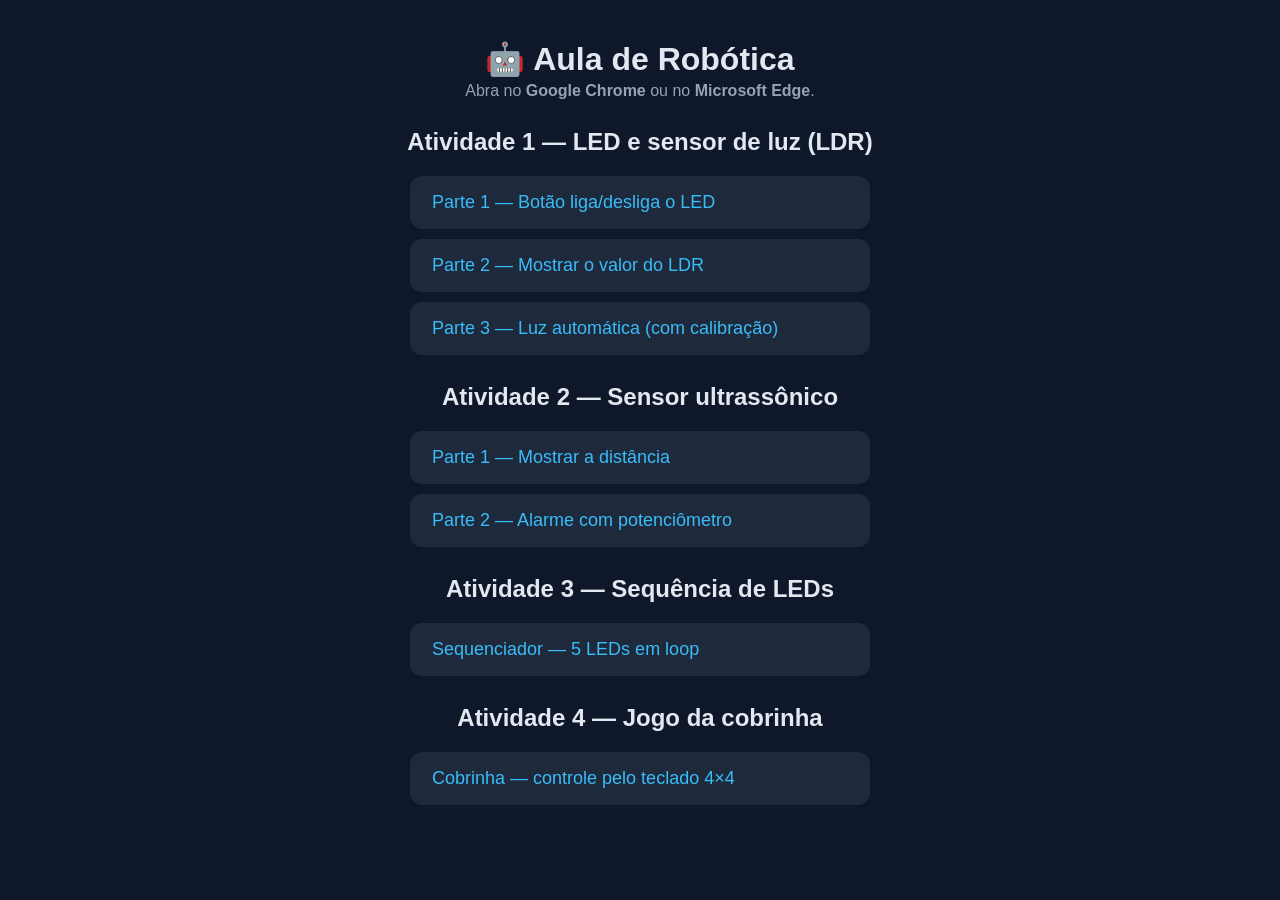
<file: web/index.html>
<!DOCTYPE html>
<html lang="pt-br">
<head>
  <meta charset="UTF-8">
  <meta name="viewport" content="width=device-width, initial-scale=1.0">
  <title>Robótica — Páginas da aula</title>
  <link rel="stylesheet" href="style.css">
  <style>
    a.pagina { display: block; max-width: 460px; margin: 10px auto; padding: 16px 22px;
               background: #1e293b; color: #38bdf8; text-decoration: none; border-radius: 12px;
               font-size: 18px; text-align: left; }
    a.pagina:hover { background: #334155; }
    h2 { margin-top: 28px; color: #e2e8f0; }
  </style>
</head>
<body>
  <h1>🤖 Aula de Robótica</h1>
  <div class="subtitulo">Abra no <b>Google Chrome</b> ou no <b>Microsoft Edge</b>.</div>

  <h2>Atividade 1 — LED e sensor de luz (LDR)</h2>
  <a class="pagina" href="atividade1-parte1.html">Parte 1 — Botão liga/desliga o LED</a>
  <a class="pagina" href="atividade1-parte2.html">Parte 2 — Mostrar o valor do LDR</a>
  <a class="pagina" href="atividade1-parte3.html">Parte 3 — Luz automática (com calibração)</a>

  <h2>Atividade 2 — Sensor ultrassônico</h2>
  <a class="pagina" href="atividade2-parte1.html">Parte 1 — Mostrar a distância</a>
  <a class="pagina" href="atividade2-parte2.html">Parte 2 — Alarme com potenciômetro</a>

  <h2>Atividade 3 — Sequência de LEDs</h2>
  <a class="pagina" href="atividade3.html">Sequenciador — 5 LEDs em loop</a>

  <h2>Atividade 4 — Jogo da cobrinha</h2>
  <a class="pagina" href="atividade4.html">Cobrinha — controle pelo teclado 4×4</a>
</body>
</html>
</file>
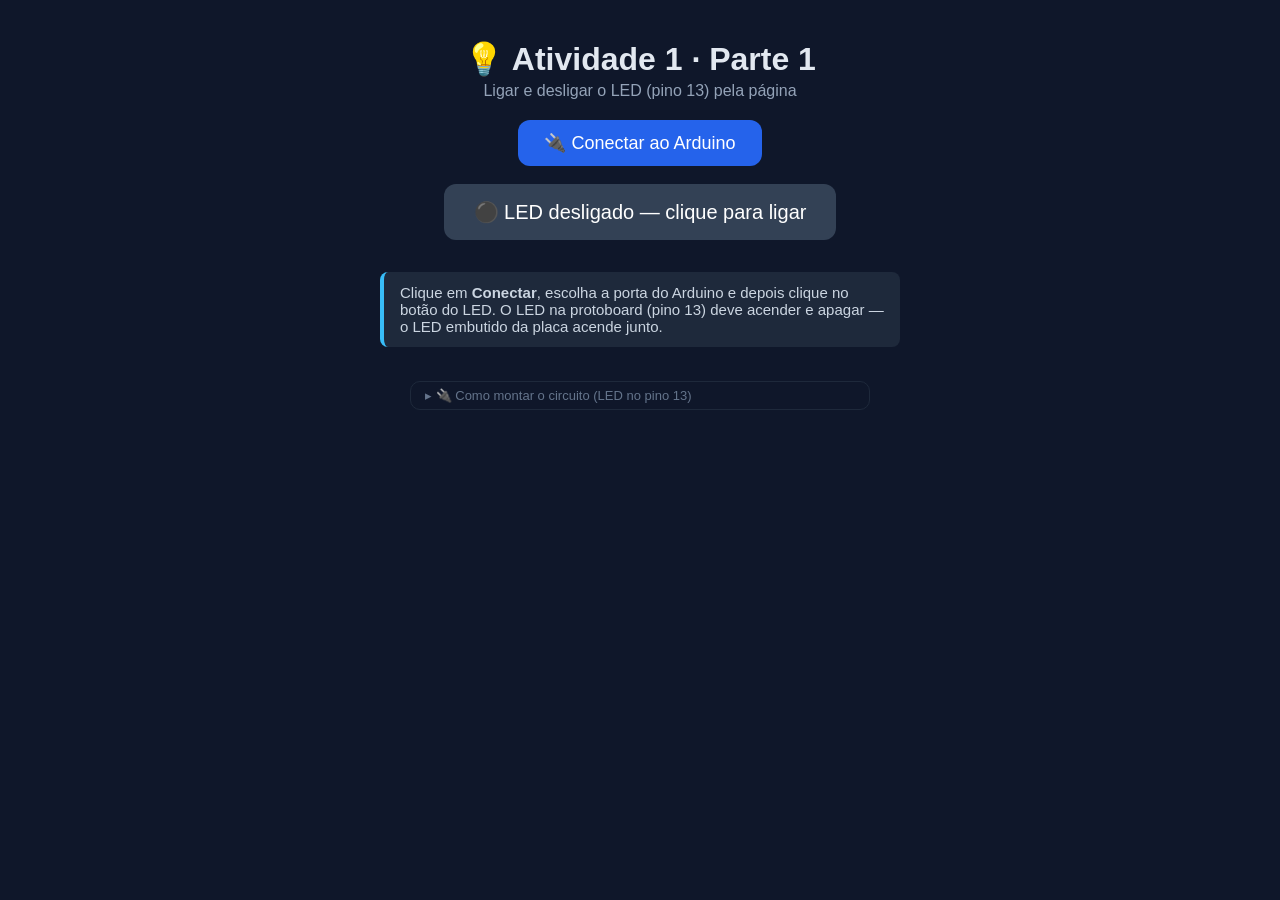
<file: web/atividade1-parte1.html>
<!DOCTYPE html>
<html lang="pt-br">
<head>
  <meta charset="UTF-8">
  <meta name="viewport" content="width=device-width, initial-scale=1.0">
  <title>Atividade 1 · Parte 1 — Botão do LED</title>
  <link rel="stylesheet" href="style.css">
</head>
<body>
  <h1>💡 Atividade 1 · Parte 1</h1>
  <div class="subtitulo">Ligar e desligar o LED (pino 13) pela página</div>

  <div><button class="conectar" onclick="conectar()">🔌 Conectar ao Arduino</button></div>

  <!-- Um único botão que liga e desliga -->
  <button class="led" id="botaoLed" onclick="alternar()">⚫ LED desligado — clique para ligar</button>

  <div class="dica">
    Clique em <b>Conectar</b>, escolha a porta do Arduino e depois clique no botão do LED.
    O LED na protoboard (pino 13) deve acender e apagar — o LED embutido da placa acende junto.
  </div>

  <details class="esquema">
    <summary>🔌 Como montar o circuito (LED no pino 13)</summary>
    <table>
      <tr><td><span class="fio" style="background:#38bdf8"></span><b>Pino 13</b> → resistor 220–330 Ω → <b>LED</b> (perna maior +)</td></tr>
      <tr><td><span class="fio" style="background:#94a3b8"></span><b>LED</b> (perna menor −) → <b>GND</b></td></tr>
    </table>
    <svg viewBox="0 0 560 120" role="img" aria-label="LED ligado ao pino 13">
      <rect x="10" y="40" width="96" height="34" rx="9" fill="#334155"/>
      <text x="58" y="62" fill="#fff" font-size="13" text-anchor="middle" font-family="Arial">Pino 13</text>
      <line x1="106" y1="57" x2="168" y2="57" stroke="#38bdf8" stroke-width="3"/>
      <rect x="168" y="43" width="118" height="28" rx="4" fill="#0b1220" stroke="#facc15"/>
      <text x="227" y="61" fill="#facc15" font-size="12" text-anchor="middle" font-family="Arial">resistor 220–330 Ω</text>
      <line x1="286" y1="57" x2="338" y2="57" stroke="#e2e8f0" stroke-width="3"/>
      <circle cx="360" cy="57" r="20" fill="#16a34a" stroke="#e2e8f0" stroke-width="2"/>
      <text x="360" y="61" fill="#fff" font-size="12" text-anchor="middle" font-family="Arial">LED</text>
      <text x="340" y="34" fill="#94a3b8" font-size="13" text-anchor="middle" font-family="Arial">+</text>
      <text x="384" y="34" fill="#94a3b8" font-size="13" text-anchor="middle" font-family="Arial">−</text>
      <line x1="382" y1="57" x2="454" y2="57" stroke="#94a3b8" stroke-width="3"/>
      <rect x="454" y="40" width="96" height="34" rx="9" fill="#334155"/>
      <text x="502" y="62" fill="#fff" font-size="13" text-anchor="middle" font-family="Arial">GND</text>
      <text x="280" y="106" fill="#94a3b8" font-size="12" text-anchor="middle" font-family="Arial">A perna maior (+) fica no lado do resistor; a menor (−) no GND.</text>
    </svg>
    <div class="nota-circuito">O pino 13 também tem o LED embutido da placa — ele acende junto. Monte com o Arduino <b>desconectado</b>.</div>
  </details>

  <script src="serial.js"></script>
  <script>
    // Conecta ao Arduino. Nesta parte ignoramos os dados que chegam (só controlamos o LED).
    async function conectar() {
      await conectarArduino(function (linha) { /* nada nesta parte */ });
    }

    // Guarda se o LED está aceso e alterna a cada clique
    let aceso = false;
    function alternar() {
      aceso = !aceso;                       // inverte: ligado <-> desligado
      enviarComando(aceso ? "1" : "0");     // envia '1' (acende) ou '0' (apaga)

      const botao = document.getElementById("botaoLed");
      botao.classList.toggle("on", aceso);
      botao.innerText = aceso
        ? "💡 LED ligado — clique para desligar"
        : "⚫ LED desligado — clique para ligar";
    }
  </script>
</body>
</html>
</file>
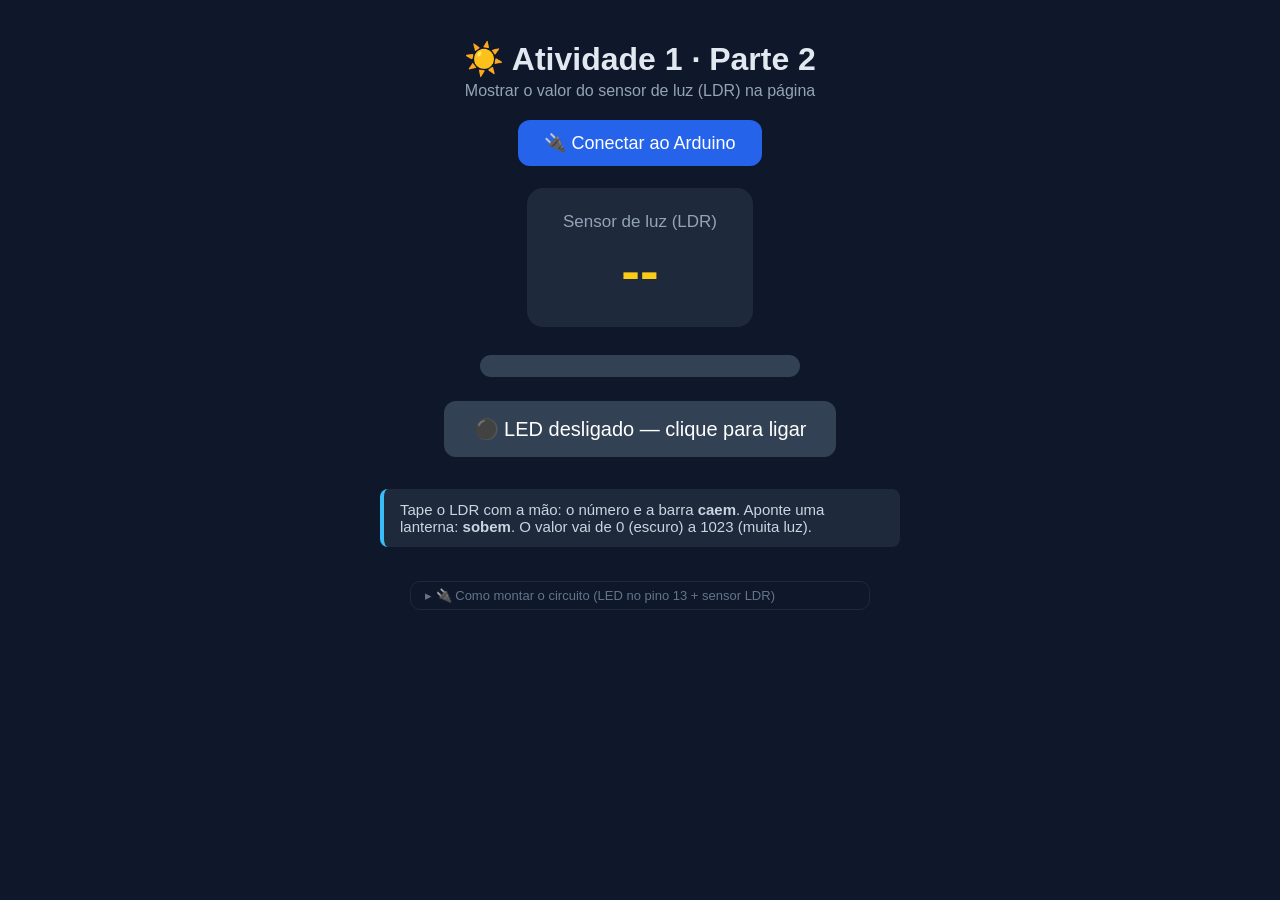
<file: web/atividade1-parte2.html>
<!DOCTYPE html>
<html lang="pt-br">
<head>
  <meta charset="UTF-8">
  <meta name="viewport" content="width=device-width, initial-scale=1.0">
  <title>Atividade 1 · Parte 2 — LDR</title>
  <link rel="stylesheet" href="style.css">
</head>
<body>
  <h1>☀️ Atividade 1 · Parte 2</h1>
  <div class="subtitulo">Mostrar o valor do sensor de luz (LDR) na página</div>

  <div><button class="conectar" onclick="conectar()">🔌 Conectar ao Arduino</button></div>

  <!-- Valor do LDR + barra que enche conforme a luz -->
  <div class="cartao">
    <div class="rotulo">Sensor de luz (LDR)</div>
    <div class="valor amarelo" id="ldr">--</div>
  </div>
  <div class="barra-fundo"><div class="barra" id="barra"></div></div>

  <!-- O botão do LED continua aqui (da Parte 1) -->
  <div><button class="led" id="botaoLed" onclick="alternar()">⚫ LED desligado — clique para ligar</button></div>

  <div class="dica">
    Tape o LDR com a mão: o número e a barra <b>caem</b>. Aponte uma lanterna: <b>sobem</b>.
    O valor vai de 0 (escuro) a 1023 (muita luz).
  </div>

  <details class="esquema">
    <summary>🔌 Como montar o circuito (LED no pino 13 + sensor LDR)</summary>
    <table>
      <tr><td><span class="fio" style="background:#38bdf8"></span><b>Pino 13</b> → resistor → <b>LED</b> (+); <b>LED</b> (−) → <b>GND</b></td></tr>
      <tr><td><span class="fio" style="background:#ef4444"></span><b>5V</b> → <b>LDR</b> → ponto do meio</td></tr>
      <tr><td><span class="fio" style="background:#facc15"></span>ponto do meio → resistor <b>10 kΩ</b> → <b>GND</b></td></tr>
      <tr><td><span class="fio" style="background:#4ade80"></span>ponto do meio → <b>A0</b></td></tr>
    </table>
    <svg viewBox="0 0 420 210" role="img" aria-label="Divisor de tensão do LDR">
      <rect x="12" y="30" width="56" height="28" rx="8" fill="#334155"/>
      <text x="40" y="49" fill="#fff" font-size="13" text-anchor="middle" font-family="Arial">5V</text>
      <line x1="68" y1="44" x2="110" y2="44" stroke="#ef4444" stroke-width="3"/>
      <rect x="110" y="30" width="78" height="28" rx="4" fill="#0b1220" stroke="#facc15"/>
      <text x="149" y="49" fill="#facc15" font-size="13" text-anchor="middle" font-family="Arial">LDR</text>
      <line x1="188" y1="44" x2="320" y2="44" stroke="#e2e8f0" stroke-width="3"/>
      <circle cx="250" cy="44" r="4" fill="#fff"/>
      <rect x="320" y="30" width="70" height="28" rx="8" fill="#334155"/>
      <text x="355" y="49" fill="#fff" font-size="13" text-anchor="middle" font-family="Arial">A0</text>
      <line x1="250" y1="44" x2="250" y2="104" stroke="#e2e8f0" stroke-width="3"/>
      <rect x="214" y="104" width="72" height="28" rx="4" fill="#0b1220" stroke="#facc15"/>
      <text x="250" y="123" fill="#facc15" font-size="12" text-anchor="middle" font-family="Arial">10 kΩ</text>
      <line x1="250" y1="132" x2="250" y2="168" stroke="#94a3b8" stroke-width="3"/>
      <rect x="222" y="168" width="56" height="28" rx="8" fill="#334155"/>
      <text x="250" y="187" fill="#fff" font-size="13" text-anchor="middle" font-family="Arial">GND</text>
    </svg>
    <div class="nota-circuito">O "ponto do meio" é onde o LDR e o resistor de 10 kΩ se encontram — é ele que vai ao A0. Monte com o Arduino <b>desconectado</b>.</div>
  </details>

  <script src="serial.js"></script>
  <script>
    // Agora usamos os dados que chegam: cada linha é um JSON como {"ldr":512}
    async function conectar() {
      await conectarArduino(function (linha) {
        let dados;
        try { dados = JSON.parse(linha); } catch (e) { return; }  // ignora linha incompleta

        document.getElementById("ldr").innerText = dados.ldr;
        // barra: 0..1023 vira 0%..100% de largura
        document.getElementById("barra").style.width = (dados.ldr / 1023 * 100) + "%";
      });
    }

    // Botão do LED (igual à Parte 1)
    let aceso = false;
    function alternar() {
      aceso = !aceso;
      enviarComando(aceso ? "1" : "0");
      const botao = document.getElementById("botaoLed");
      botao.classList.toggle("on", aceso);
      botao.innerText = aceso
        ? "💡 LED ligado — clique para desligar"
        : "⚫ LED desligado — clique para ligar";
    }
  </script>
</body>
</html>
</file>
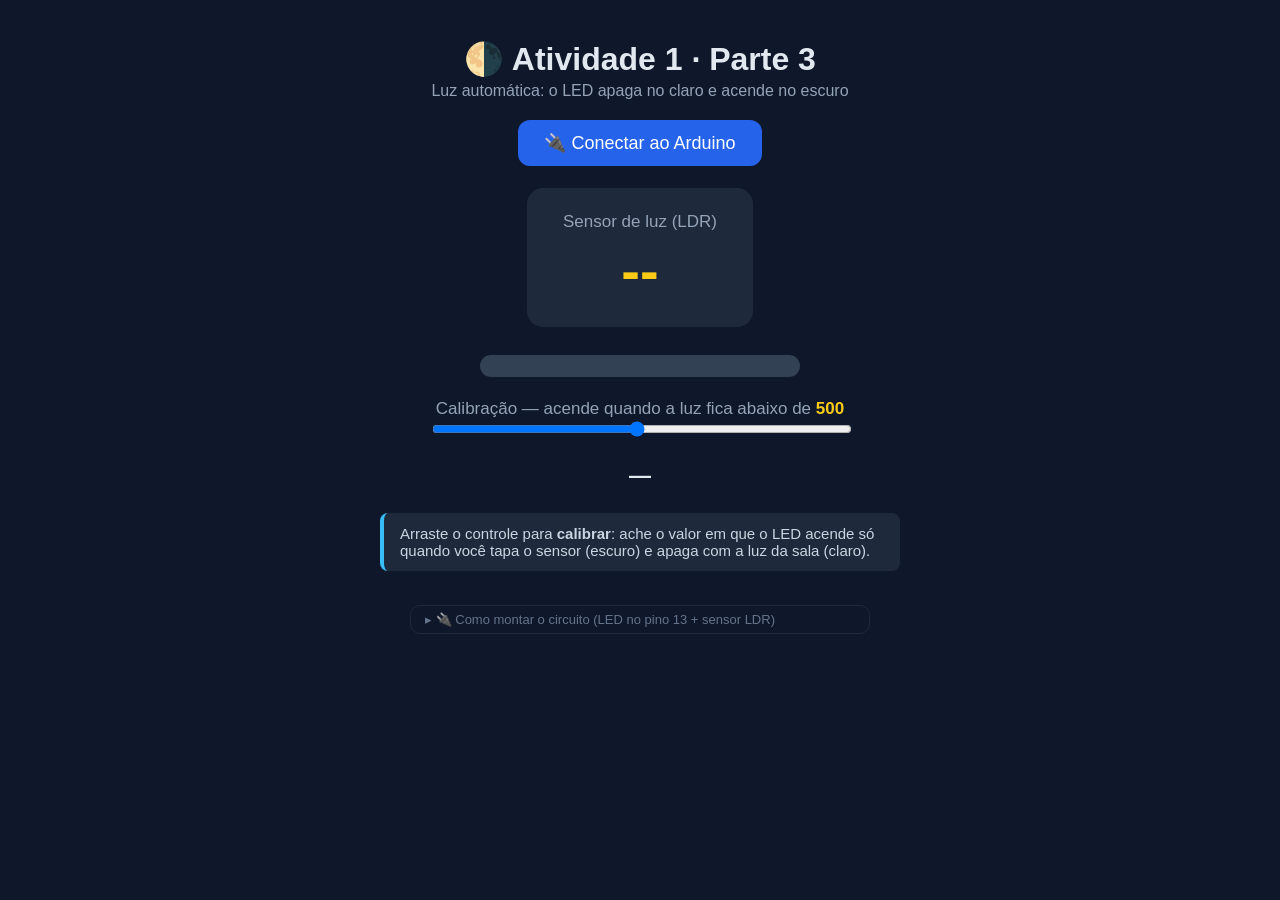
<file: web/atividade1-parte3.html>
<!DOCTYPE html>
<html lang="pt-br">
<head>
  <meta charset="UTF-8">
  <meta name="viewport" content="width=device-width, initial-scale=1.0">
  <title>Atividade 1 · Parte 3 — Luz automática</title>
  <link rel="stylesheet" href="style.css">
</head>
<body>
  <h1>🌗 Atividade 1 · Parte 3</h1>
  <div class="subtitulo">Luz automática: o LED apaga no claro e acende no escuro</div>

  <div><button class="conectar" onclick="conectar()">🔌 Conectar ao Arduino</button></div>

  <div class="cartao">
    <div class="rotulo">Sensor de luz (LDR)</div>
    <div class="valor amarelo" id="ldr">--</div>
  </div>
  <div class="barra-fundo"><div class="barra" id="barra"></div></div>

  <!-- Controle de calibração: o aluno arrasta para escolher o ponto de corte -->
  <div class="calibragem">
    <div class="rotulo">Calibração — acende quando a luz fica abaixo de
      <span class="destaque" id="limiarTxt">500</span></div>
    <input type="range" id="slider" min="0" max="1023" value="500">
  </div>

  <div class="status" id="status">—</div>

  <div class="dica">
    Arraste o controle para <b>calibrar</b>: ache o valor em que o LED acende só quando
    você tapa o sensor (escuro) e apaga com a luz da sala (claro).
  </div>

  <details class="esquema">
    <summary>🔌 Como montar o circuito (LED no pino 13 + sensor LDR)</summary>
    <table>
      <tr><td><span class="fio" style="background:#38bdf8"></span><b>Pino 13</b> → resistor → <b>LED</b> (+); <b>LED</b> (−) → <b>GND</b></td></tr>
      <tr><td><span class="fio" style="background:#ef4444"></span><b>5V</b> → <b>LDR</b> → ponto do meio</td></tr>
      <tr><td><span class="fio" style="background:#facc15"></span>ponto do meio → resistor <b>10 kΩ</b> → <b>GND</b></td></tr>
      <tr><td><span class="fio" style="background:#4ade80"></span>ponto do meio → <b>A0</b></td></tr>
    </table>
    <svg viewBox="0 0 420 210" role="img" aria-label="Divisor de tensão do LDR">
      <rect x="12" y="30" width="56" height="28" rx="8" fill="#334155"/>
      <text x="40" y="49" fill="#fff" font-size="13" text-anchor="middle" font-family="Arial">5V</text>
      <line x1="68" y1="44" x2="110" y2="44" stroke="#ef4444" stroke-width="3"/>
      <rect x="110" y="30" width="78" height="28" rx="4" fill="#0b1220" stroke="#facc15"/>
      <text x="149" y="49" fill="#facc15" font-size="13" text-anchor="middle" font-family="Arial">LDR</text>
      <line x1="188" y1="44" x2="320" y2="44" stroke="#e2e8f0" stroke-width="3"/>
      <circle cx="250" cy="44" r="4" fill="#fff"/>
      <rect x="320" y="30" width="70" height="28" rx="8" fill="#334155"/>
      <text x="355" y="49" fill="#fff" font-size="13" text-anchor="middle" font-family="Arial">A0</text>
      <line x1="250" y1="44" x2="250" y2="104" stroke="#e2e8f0" stroke-width="3"/>
      <rect x="214" y="104" width="72" height="28" rx="4" fill="#0b1220" stroke="#facc15"/>
      <text x="250" y="123" fill="#facc15" font-size="12" text-anchor="middle" font-family="Arial">10 kΩ</text>
      <line x1="250" y1="132" x2="250" y2="168" stroke="#94a3b8" stroke-width="3"/>
      <rect x="222" y="168" width="56" height="28" rx="8" fill="#334155"/>
      <text x="250" y="187" fill="#fff" font-size="13" text-anchor="middle" font-family="Arial">GND</text>
    </svg>
    <div class="nota-circuito">Mesmo circuito da Parte 2. Monte com o Arduino <b>desconectado</b>.</div>
  </details>

  <script src="serial.js"></script>
  <script>
    // ----- Calibração: o slider define o limiar (ponto de corte) -----
    let limiar = 500;
    const slider = document.getElementById("slider");
    slider.oninput = function () {
      limiar = parseInt(slider.value);
      document.getElementById("limiarTxt").innerText = limiar;
    };

    // ----- Lógica da luz automática -----
    let ledAceso = null;   // lembra o estado para só enviar comando quando MUDA
    async function conectar() {
      await conectarArduino(function (linha) {
        let dados;
        try { dados = JSON.parse(linha); } catch (e) { return; }

        document.getElementById("ldr").innerText = dados.ldr;
        document.getElementById("barra").style.width = (dados.ldr / 1023 * 100) + "%";

        // Está escuro se o valor do LDR for menor ou igual ao limiar -> acende o LED
        const deveAcender = dados.ldr <= limiar;

        if (deveAcender !== ledAceso) {        // mudou de estado?
          ledAceso = deveAcender;
          enviarComando(deveAcender ? "1" : "0");
          document.getElementById("status").innerText = deveAcender ? "🌑 ESCURO — LED aceso" : "☀️ CLARO — LED apagado";
        }
      });
    }
  </script>
</body>
</html>
</file>
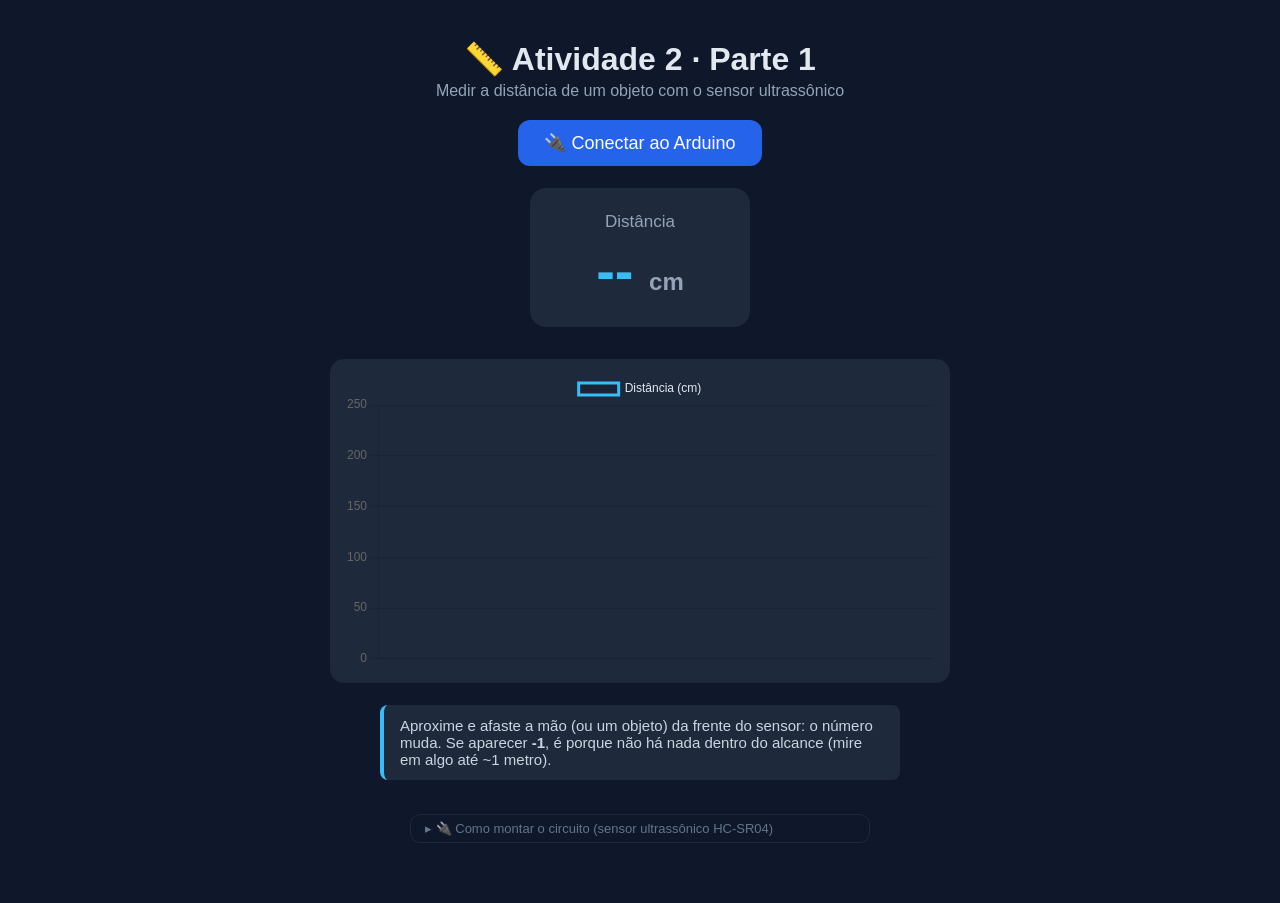
<file: web/atividade2-parte1.html>
<!DOCTYPE html>
<html lang="pt-br">
<head>
  <meta charset="UTF-8">
  <meta name="viewport" content="width=device-width, initial-scale=1.0">
  <title>Atividade 2 · Parte 1 — Distância</title>
  <link rel="stylesheet" href="style.css">
  <script src="chart.umd.min.js"></script>
</head>
<body>
  <h1>📏 Atividade 2 · Parte 1</h1>
  <div class="subtitulo">Medir a distância de um objeto com o sensor ultrassônico</div>

  <div><button class="conectar" onclick="conectar()">🔌 Conectar ao Arduino</button></div>

  <div class="cartao">
    <div class="rotulo">Distância</div>
    <div class="valor azul"><span id="dist">--</span> <span class="unidade">cm</span></div>
  </div>

  <div class="grafico"><canvas id="grafico"></canvas></div>

  <div class="dica">
    Aproxime e afaste a mão (ou um objeto) da frente do sensor: o número muda.
    Se aparecer <b>-1</b>, é porque não há nada dentro do alcance (mire em algo até ~1 metro).
  </div>

  <details class="esquema">
    <summary>🔌 Como montar o circuito (sensor ultrassônico HC-SR04)</summary>
    <table>
      <tr><td><span class="fio" style="background:#ef4444"></span>HC-SR04 <b>VCC</b></td><td>→ <b>5V</b></td></tr>
      <tr><td><span class="fio" style="background:#38bdf8"></span>HC-SR04 <b>TRIG</b></td><td>→ <b>Pino 9</b></td></tr>
      <tr><td><span class="fio" style="background:#4ade80"></span>HC-SR04 <b>ECHO</b></td><td>→ <b>Pino 10</b></td></tr>
      <tr><td><span class="fio" style="background:#94a3b8"></span>HC-SR04 <b>GND</b></td><td>→ <b>GND</b></td></tr>
    </table>
    <svg viewBox="0 0 460 210" role="img" aria-label="Ligação do HC-SR04">
      <rect x="20" y="40" width="150" height="140" rx="12" fill="#0b1220" stroke="#38bdf8" stroke-width="2"/>
      <text x="95" y="66" fill="#e2e8f0" font-size="15" text-anchor="middle" font-family="Arial">HC-SR04</text>
      <text x="160" y="99" fill="#cbd5e1" font-size="12" text-anchor="end" font-family="Arial">VCC</text>
      <text x="160" y="124" fill="#cbd5e1" font-size="12" text-anchor="end" font-family="Arial">TRIG</text>
      <text x="160" y="149" fill="#cbd5e1" font-size="12" text-anchor="end" font-family="Arial">ECHO</text>
      <text x="160" y="174" fill="#cbd5e1" font-size="12" text-anchor="end" font-family="Arial">GND</text>
      <line x1="170" y1="95"  x2="290" y2="95"  stroke="#ef4444" stroke-width="3"/>
      <line x1="170" y1="120" x2="290" y2="120" stroke="#38bdf8" stroke-width="3"/>
      <line x1="170" y1="145" x2="290" y2="145" stroke="#4ade80" stroke-width="3"/>
      <line x1="170" y1="170" x2="290" y2="170" stroke="#94a3b8" stroke-width="3"/>
      <g font-family="Arial" font-size="13" text-anchor="middle">
        <rect x="290" y="83"  width="150" height="24" rx="8" fill="#334155"/><text x="365" y="99"  fill="#fff">5V</text>
        <rect x="290" y="108" width="150" height="24" rx="8" fill="#334155"/><text x="365" y="124" fill="#fff">Pino 9 (TRIG)</text>
        <rect x="290" y="133" width="150" height="24" rx="8" fill="#334155"/><text x="365" y="149" fill="#fff">Pino 10 (ECHO)</text>
        <rect x="290" y="158" width="150" height="24" rx="8" fill="#334155"/><text x="365" y="174" fill="#fff">GND</text>
      </g>
    </svg>
    <div class="nota-circuito">Monte sempre com o Arduino <b>desconectado</b> da USB.</div>
  </details>

  <script src="serial.js"></script>
  <script>
    // ----- gráfico ao vivo da distância (mostra a tendência; o número sozinho oscila muito) -----
    const chart = new Chart(document.getElementById("grafico"), {
      type: "line",
      data: { labels: [], datasets: [
        { label: "Distância (cm)", data: [], borderColor: "#38bdf8", tension: 0.3, pointRadius: 0 }
      ]},
      options: { animation: false, scales: { y: { min: 0, max: 250 } },   // escala fixa 0–250 cm
                 plugins: { legend: { labels: { color: "#e2e8f0" } } } }
    });
    let passo = 0;
    function addPonto(dist) {
      chart.data.labels.push(passo++);
      chart.data.datasets[0].data.push(dist > 0 ? dist : null);   // -1 (nada detectado) vira um "buraco"
      if (chart.data.labels.length > 40) {                         // janela dos últimos 40 pontos
        chart.data.labels.shift();
        chart.data.datasets[0].data.shift();
      }
      chart.update();
    }

    // ----- filtro de suavização (média móvel exponencial) -----
    // SUAVIDADE entre 0 e 1: menor = mais suave (mas responde mais devagar).
    const SUAVIDADE = 0.25;
    let distSuave = null;
    function suaviza(atual, novo) { return atual === null ? novo : atual + SUAVIDADE * (novo - atual); }

    // Filtro de MEDIANA: guarda as últimas leituras e usa a do meio.
    // Isso descarta os "saltos" do ultrassônico (ex.: 20 -> 200 -> 20), que a média sozinha não tira.
    const JANELA = 5;
    let bufferDist = [];
    function medianaDist(d) {
      bufferDist.push(d);
      if (bufferDist.length > JANELA) bufferDist.shift();
      const ord = [...bufferDist].sort((a, b) => a - b);
      return ord[Math.floor(ord.length / 2)];
    }

    // Cada linha é um JSON como {"dist":23.4,"pot":780}. Nesta parte usamos só a distância.
    async function conectar() {
      await conectarArduino(function (linha) {
        let dados;
        try { dados = JSON.parse(linha); } catch (e) { return; }
        if (dados.dist > 0) {
          distSuave = suaviza(distSuave, medianaDist(dados.dist));   // mediana (tira saltos) + média (suaviza)
          document.getElementById("dist").innerText = distSuave.toFixed(1);
          addPonto(distSuave);
        } else {
          addPonto(null);                                        // nada detectado: buraco no gráfico
        }
      });
    }
  </script>
</body>
</html>
</file>
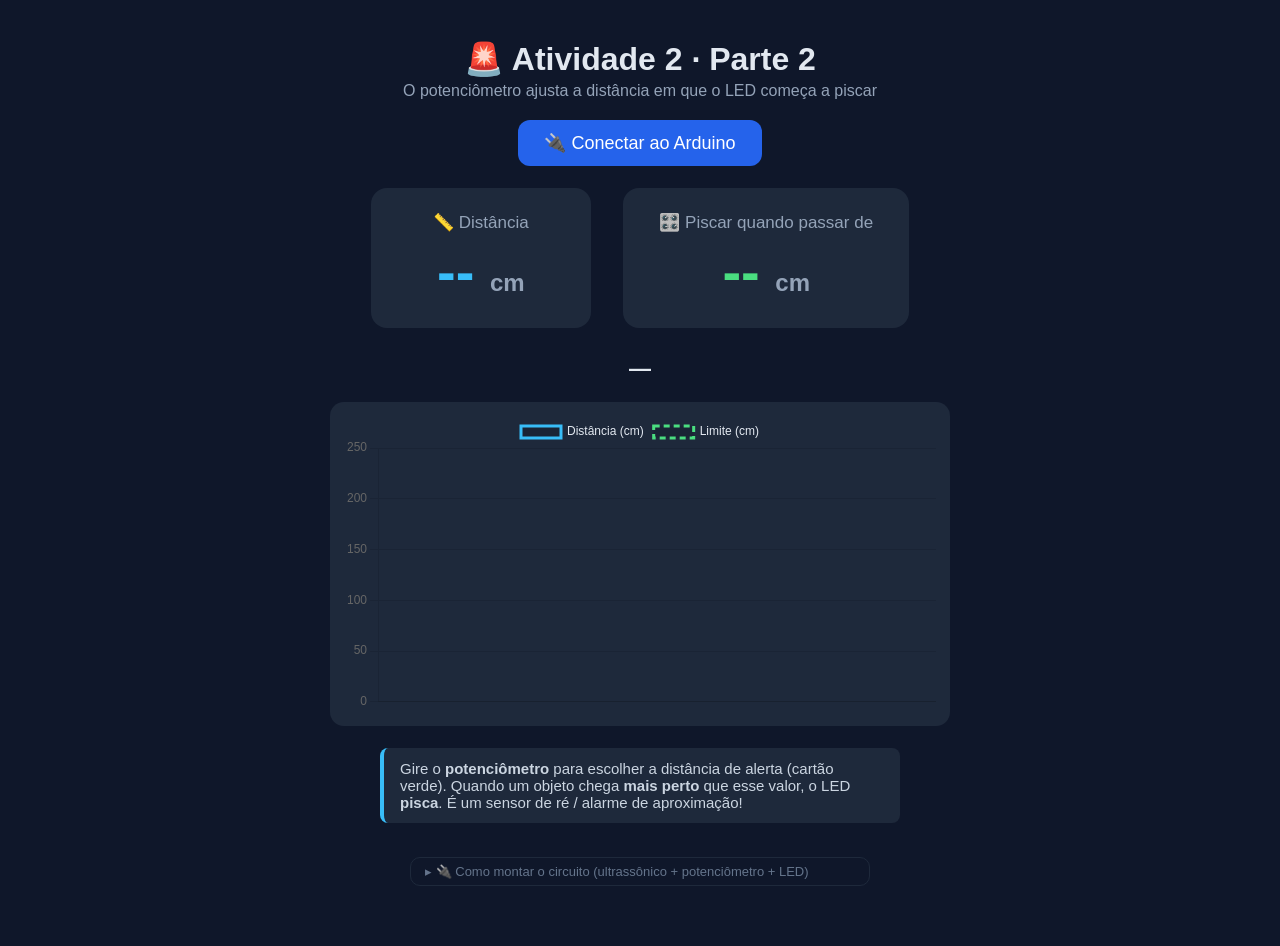
<file: web/atividade2-parte2.html>
<!DOCTYPE html>
<html lang="pt-br">
<head>
  <meta charset="UTF-8">
  <meta name="viewport" content="width=device-width, initial-scale=1.0">
  <title>Atividade 2 · Parte 2 — Alarme de distância</title>
  <link rel="stylesheet" href="style.css">
  <script src="chart.umd.min.js"></script>
</head>
<body>
  <h1>🚨 Atividade 2 · Parte 2</h1>
  <div class="subtitulo">O potenciômetro ajusta a distância em que o LED começa a piscar</div>

  <div><button class="conectar" onclick="conectar()">🔌 Conectar ao Arduino</button></div>

  <div>
    <div class="cartao">
      <div class="rotulo">📏 Distância</div>
      <div class="valor azul"><span id="dist">--</span> <span class="unidade">cm</span></div>
    </div>
    <div class="cartao">
      <div class="rotulo">🎛️ Piscar quando passar de</div>
      <div class="valor verde"><span id="limite">--</span> <span class="unidade">cm</span></div>
    </div>
  </div>

  <div class="status" id="status">—</div>

  <div class="grafico"><canvas id="grafico"></canvas></div>

  <div class="dica">
    Gire o <b>potenciômetro</b> para escolher a distância de alerta (cartão verde).
    Quando um objeto chega <b>mais perto</b> que esse valor, o LED <b>pisca</b>.
    É um sensor de ré / alarme de aproximação!
  </div>

  <details class="esquema">
    <summary>🔌 Como montar o circuito (ultrassônico + potenciômetro + LED)</summary>
    <table>
      <tr><td>📍 <b>HC-SR04</b>: já montado na Parte 1 (VCC→5V, TRIG→9, ECHO→10, GND→GND)</td></tr>
      <tr><td><span class="fio" style="background:#4ade80"></span><b>Potenciômetro</b>: pino do <b>meio</b> → <b>A1</b>; as duas pontas → <b>5V</b> e <b>GND</b></td></tr>
      <tr><td><span class="fio" style="background:#38bdf8"></span><b>Pino 8</b> → resistor 220–330 Ω → <b>LED</b> (perna maior +); <b>LED</b> (−) → <b>GND</b></td></tr>
    </table>
    <svg viewBox="0 0 320 180" role="img" aria-label="Ligação do potenciômetro">
      <rect x="60" y="20" width="200" height="50" rx="8" fill="#0b1220" stroke="#4ade80" stroke-width="2"/>
      <text x="160" y="50" fill="#e2e8f0" font-size="14" text-anchor="middle" font-family="Arial">Potenciômetro</text>
      <line x1="100" y1="70" x2="100" y2="120" stroke="#ef4444" stroke-width="3"/>
      <line x1="160" y1="70" x2="160" y2="120" stroke="#4ade80" stroke-width="3"/>
      <line x1="220" y1="70" x2="220" y2="120" stroke="#94a3b8" stroke-width="3"/>
      <g font-family="Arial" font-size="13" text-anchor="middle">
        <rect x="72"  y="120" width="56" height="26" rx="8" fill="#334155"/><text x="100" y="138" fill="#fff">5V</text>
        <rect x="132" y="120" width="56" height="26" rx="8" fill="#334155"/><text x="160" y="138" fill="#fff">A1</text>
        <rect x="192" y="120" width="56" height="26" rx="8" fill="#334155"/><text x="220" y="138" fill="#fff">GND</text>
      </g>
      <text x="160" y="166" fill="#94a3b8" font-size="11" text-anchor="middle" font-family="Arial">o pino do MEIO vai no A1; as pontas em 5V e GND (tanto faz o lado)</text>
    </svg>
    <div class="nota-circuito">O LED no pino 8 é igual ao da Atividade 1, só que no pino 8. Monte com o Arduino <b>desconectado</b>.</div>
  </details>

  <script src="serial.js"></script>
  <script>
    let limiteCm = 10;     // distância de alerta (vem do potenciômetro)
    let dentro = false;    // tem objeto mais perto que o limite?

    // ----- filtro de suavização (média móvel exponencial): SUAVIDADE menor = mais suave -----
    const SUAVIDADE = 0.25;
    let distSuave = null, potSuave = null;
    function suaviza(atual, novo) { return atual === null ? novo : atual + SUAVIDADE * (novo - atual); }

    // Filtro de MEDIANA da distância: descarta os "saltos" do ultrassônico (ex.: 20 -> 200 -> 20).
    const JANELA = 5;
    let bufferDist = [];
    function medianaDist(d) {
      bufferDist.push(d);
      if (bufferDist.length > JANELA) bufferDist.shift();
      const ord = [...bufferDist].sort((a, b) => a - b);
      return ord[Math.floor(ord.length / 2)];
    }

    // ----- gráfico ao vivo: distância (azul) x limite do potenciômetro (verde tracejado) -----
    const chart = new Chart(document.getElementById("grafico"), {
      type: "line",
      data: { labels: [], datasets: [
        { label: "Distância (cm)", data: [], borderColor: "#38bdf8", tension: 0.3, pointRadius: 0 },
        { label: "Limite (cm)",    data: [], borderColor: "#4ade80", borderDash: [6, 4], pointRadius: 0 }
      ]},
      options: { animation: false, scales: { y: { min: 0, max: 250 } },   // escala fixa 0–250 cm
                 plugins: { legend: { labels: { color: "#e2e8f0" } } } }
    });
    let passo = 0;
    function addPonto(dist, limite) {
      chart.data.labels.push(passo++);
      chart.data.datasets[0].data.push(dist > 0 ? dist : null);
      chart.data.datasets[1].data.push(limite);
      if (chart.data.labels.length > 40) {
        chart.data.labels.shift();
        chart.data.datasets[0].data.shift();
        chart.data.datasets[1].data.shift();
      }
      chart.update();
    }

    // ----- Recebe os dados do Arduino: {"dist":23.4,"pot":780} -----
    async function conectar() {
      await conectarArduino(function (linha) {
        let dados;
        try { dados = JSON.parse(linha); } catch (e) { return; }

        // suaviza o potenciômetro -> o limite muda devagar (sem tremer)
        potSuave = suaviza(potSuave, dados.pot);
        limiteCm = Math.round(2 + (potSuave / 1023) * 48);
        document.getElementById("limite").innerText = limiteCm;

        if (dados.dist > 0) {
          distSuave = suaviza(distSuave, medianaDist(dados.dist));   // mediana (tira saltos) + média
          document.getElementById("dist").innerText = distSuave.toFixed(1);
          dentro = (distSuave < limiteCm);              // alarme usa o valor já suavizado
          addPonto(distSuave, limiteCm);
        } else {
          dentro = false;                               // nada detectado: longe
          addPonto(null, limiteCm);
        }
        if (!dentro) pararPisca();   // longe: garante o LED apagado
      });
    }

    // ----- Faz o LED piscar: a cada 200 ms alterna, enquanto 'dentro' for verdadeiro -----
    let estado = false;
    setInterval(function () {
      if (dentro) {
        estado = !estado;
        enviarComando(estado ? "1" : "0");
        document.getElementById("status").className = "status piscando";
        document.getElementById("status").innerText = estado ? "🔴 ALERTA — objeto perto!" : "⚫ ALERTA — objeto perto!";
      }
    }, 200);

    function pararPisca() {
      if (estado) { estado = false; enviarComando("0"); }
      document.getElementById("status").className = "status";
      document.getElementById("status").innerText = "— tudo livre —";
    }
  </script>
</body>
</html>
</file>
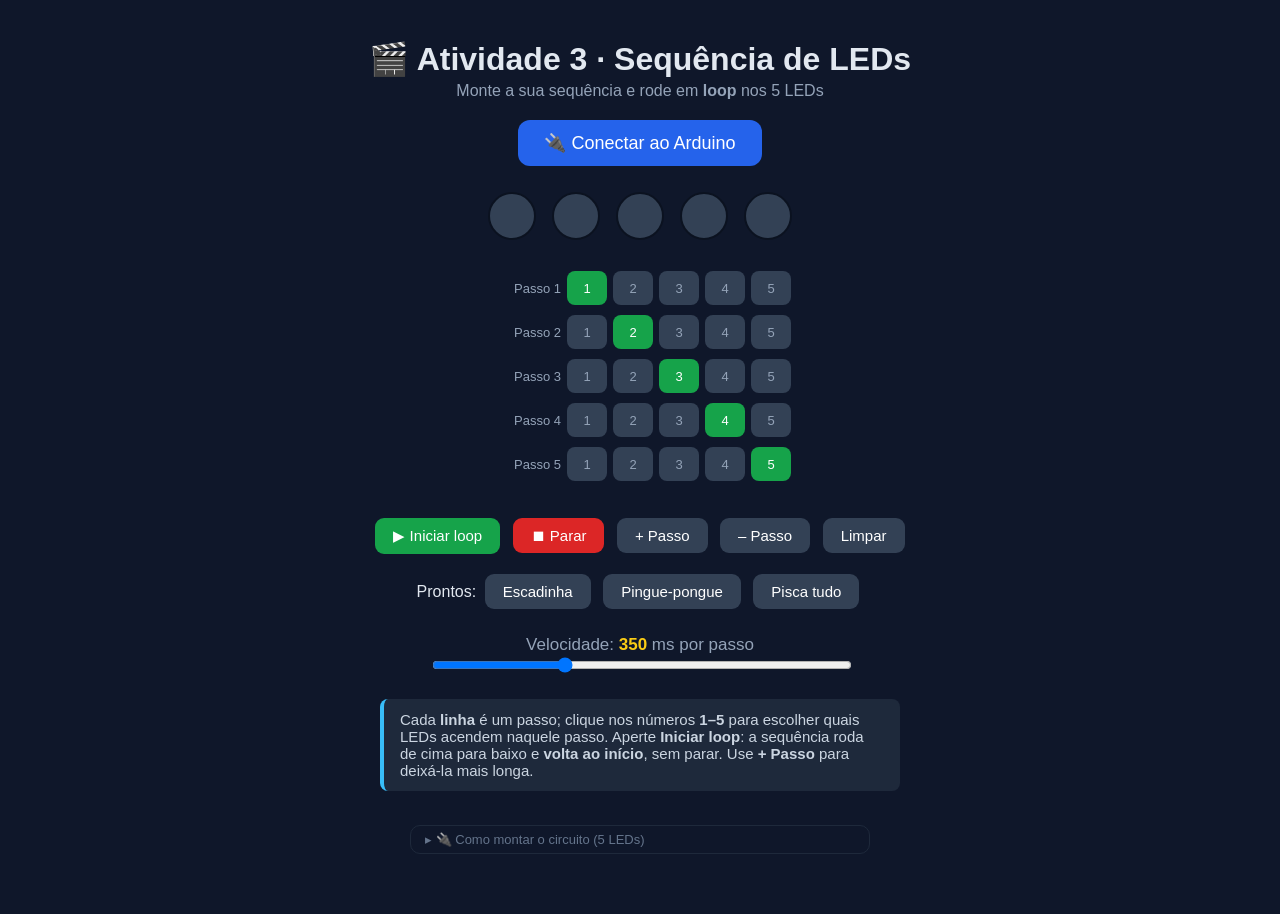
<file: web/atividade3.html>
<!DOCTYPE html>
<html lang="pt-br">
<head>
  <meta charset="UTF-8">
  <meta name="viewport" content="width=device-width, initial-scale=1.0">
  <title>Atividade 3 · Sequência de LEDs</title>
  <link rel="stylesheet" href="style.css">
</head>
<body>
  <h1>🎬 Atividade 3 · Sequência de LEDs</h1>
  <div class="subtitulo">Monte a sua sequência e rode em <b>loop</b> nos 5 LEDs</div>

  <div><button class="conectar" onclick="conectar()">🔌 Conectar ao Arduino</button></div>

  <!-- LEDs "ao vivo": acompanham o passo atual (funciona mesmo sem o Arduino) -->
  <div class="leds-vivo">
    <div class="led-vivo" id="led0"></div>
    <div class="led-vivo" id="led1"></div>
    <div class="led-vivo" id="led2"></div>
    <div class="led-vivo" id="led3"></div>
    <div class="led-vivo" id="led4"></div>
  </div>

  <!-- Grade da sequência (montada pelo JavaScript) -->
  <div class="seq" id="seq"></div>

  <div class="controles">
    <button class="principal" onclick="iniciar()">▶ Iniciar loop</button>
    <button class="parar" onclick="parar()">⏹ Parar</button>
    <button onclick="addPasso()">+ Passo</button>
    <button onclick="removePasso()">– Passo</button>
    <button onclick="limpar()">Limpar</button>
  </div>

  <div class="controles">
    Prontos:
    <button onclick="preset('escadinha')">Escadinha</button>
    <button onclick="preset('pingue')">Pingue-pongue</button>
    <button onclick="preset('pisca')">Pisca tudo</button>
  </div>

  <div class="calibragem">
    <div class="rotulo">Velocidade: <span class="destaque" id="velTxt">350</span> ms por passo</div>
    <input type="range" id="vel" min="60" max="1000" value="350" step="10">
  </div>

  <div class="dica">
    Cada <b>linha</b> é um passo; clique nos números <b>1–5</b> para escolher quais LEDs
    acendem naquele passo. Aperte <b>Iniciar loop</b>: a sequência roda de cima para baixo
    e <b>volta ao início</b>, sem parar. Use <b>+ Passo</b> para deixá-la mais longa.
  </div>

  <!-- Esquema de ligação (discreto, no fim) -->
  <details class="esquema">
    <summary>🔌 Como montar o circuito (5 LEDs)</summary>
    <table>
      <tr><td><span class="fio" style="background:#38bdf8"></span><b>Pino 2</b> → resistor → <b>LED 1</b> (+); <b>LED 1</b> (−) → <b>GND</b></td></tr>
      <tr><td><span class="fio" style="background:#38bdf8"></span><b>Pino 3</b> → resistor → <b>LED 2</b> (+); <b>LED 2</b> (−) → <b>GND</b></td></tr>
      <tr><td><span class="fio" style="background:#38bdf8"></span><b>Pino 4</b> → resistor → <b>LED 3</b> (+); <b>LED 3</b> (−) → <b>GND</b></td></tr>
      <tr><td><span class="fio" style="background:#38bdf8"></span><b>Pino 5</b> → resistor → <b>LED 4</b> (+); <b>LED 4</b> (−) → <b>GND</b></td></tr>
      <tr><td><span class="fio" style="background:#38bdf8"></span><b>Pino 6</b> → resistor → <b>LED 5</b> (+); <b>LED 5</b> (−) → <b>GND</b></td></tr>
    </table>
    <svg viewBox="0 0 560 120" role="img" aria-label="Um LED com resistor (repita para os 5 pinos)">
      <rect x="6" y="40" width="120" height="34" rx="9" fill="#334155"/>
      <text x="66" y="62" fill="#fff" font-size="13" text-anchor="middle" font-family="Arial">Pino 2…6</text>
      <line x1="126" y1="57" x2="178" y2="57" stroke="#38bdf8" stroke-width="3"/>
      <rect x="178" y="43" width="118" height="28" rx="4" fill="#0b1220" stroke="#facc15"/>
      <text x="237" y="61" fill="#facc15" font-size="12" text-anchor="middle" font-family="Arial">resistor 220–330 Ω</text>
      <line x1="296" y1="57" x2="338" y2="57" stroke="#e2e8f0" stroke-width="3"/>
      <circle cx="360" cy="57" r="20" fill="#16a34a" stroke="#e2e8f0" stroke-width="2"/>
      <text x="360" y="61" fill="#fff" font-size="12" text-anchor="middle" font-family="Arial">LED</text>
      <text x="340" y="34" fill="#94a3b8" font-size="13" text-anchor="middle" font-family="Arial">+</text>
      <text x="384" y="34" fill="#94a3b8" font-size="13" text-anchor="middle" font-family="Arial">−</text>
      <line x1="382" y1="57" x2="454" y2="57" stroke="#94a3b8" stroke-width="3"/>
      <rect x="454" y="40" width="96" height="34" rx="9" fill="#334155"/>
      <text x="502" y="62" fill="#fff" font-size="13" text-anchor="middle" font-family="Arial">GND</text>
      <text x="280" y="106" fill="#94a3b8" font-size="12" text-anchor="middle" font-family="Arial">Repita isso para os 5 pinos (2, 3, 4, 5 e 6). Todos os "−" vão no mesmo GND.</text>
    </svg>
    <div class="nota-circuito">Cada LED com seu resistor. Monte com o Arduino <b>desconectado</b>.</div>
  </details>

  <script src="serial.js"></script>
  <script>
    const NUM_LEDS = 5;
    let velocidade = 350;
    let seq = [];                 // a sequência: lista de passos; cada passo = [5 booleanos]
    let tocando = false, idx = 0, timer = null;

    // ----- conectar (não bloqueia; se o aluno cancelar, segue só na tela) -----
    function conectar() { conectarArduino(function () { /* não recebemos dados aqui */ }); }

    // ----- padrão inicial: "escadinha" (1, 2, 3, 4, 5) -----
    function padraoEscadinha() {
      seq = [];
      for (let i = 0; i < NUM_LEDS; i++) {
        const passo = [false, false, false, false, false];
        passo[i] = true;
        seq.push(passo);
      }
    }

    // ----- desenha a grade da sequência -----
    function render() {
      const div = document.getElementById("seq");
      div.innerHTML = "";
      seq.forEach(function (passo, r) {
        const linha = document.createElement("div");
        linha.className = "seq-linha";
        const lab = document.createElement("span");
        lab.className = "rotulo-passo";
        lab.innerText = "Passo " + (r + 1);
        linha.appendChild(lab);
        passo.forEach(function (on, c) {
          const b = document.createElement("button");
          b.className = "cel" + (on ? " on" : "");
          b.innerText = (c + 1);
          b.onclick = function () { seq[r][c] = !seq[r][c]; render(); };
          linha.appendChild(b);
        });
        div.appendChild(linha);
      });
    }

    // ----- mostra um passo: acende os LEDs da tela e destaca a linha -----
    function mostrarPasso(i, passo) {
      const linhas = document.querySelectorAll(".seq-linha");
      linhas.forEach(function (l, k) { l.classList.toggle("atual", k === i); });
      for (let c = 0; c < NUM_LEDS; c++) {
        document.getElementById("led" + c).classList.toggle("on", passo[c]);
      }
    }

    // ----- o LOOP -----
    function tick() {
      const passo = seq[idx];
      mostrarPasso(idx, passo);
      // monta o "mapa" de 5 dígitos, ex.: [t,f,t,t,f] -> "10110"
      const mapa = passo.map(function (b) { return b ? "1" : "0"; }).join("");
      if (estaConectado()) enviarComando(mapa + "\n");   // só envia se houver Arduino
      idx = (idx + 1) % seq.length;                       // volta ao início no fim
    }

    function iniciar() {
      if (tocando || seq.length === 0) return;
      tocando = true; idx = 0;
      timer = setInterval(tick, velocidade);
    }

    function parar() {
      tocando = false;
      clearInterval(timer);
      for (let c = 0; c < NUM_LEDS; c++) document.getElementById("led" + c).classList.remove("on");
      document.querySelectorAll(".seq-linha").forEach(function (l) { l.classList.remove("atual"); });
      if (estaConectado()) enviarComando("00000\n");      // apaga tudo
    }

    // ----- editar a sequência -----
    function addPasso() { seq.push([false, false, false, false, false]); render(); }
    function removePasso() { if (seq.length > 1) { seq.pop(); render(); } }
    function limpar() { seq = seq.map(function () { return [false, false, false, false, false]; }); render(); }

    function preset(nome) {
      if (nome === "escadinha") {
        padraoEscadinha();
      } else if (nome === "pingue") {
        seq = [];
        [0, 1, 2, 3, 4, 3, 2, 1].forEach(function (i) {
          const p = [false, false, false, false, false]; p[i] = true; seq.push(p);
        });
      } else if (nome === "pisca") {
        seq = [[true, true, true, true, true], [false, false, false, false, false]];
      }
      render();
    }

    // ----- velocidade -----
    const slider = document.getElementById("vel");
    slider.oninput = function () {
      velocidade = parseInt(slider.value);
      document.getElementById("velTxt").innerText = velocidade;
      if (tocando) { clearInterval(timer); timer = setInterval(tick, velocidade); }
    };

    // começa mostrando a "escadinha"
    padraoEscadinha();
    render();
  </script>
</body>
</html>
</file>
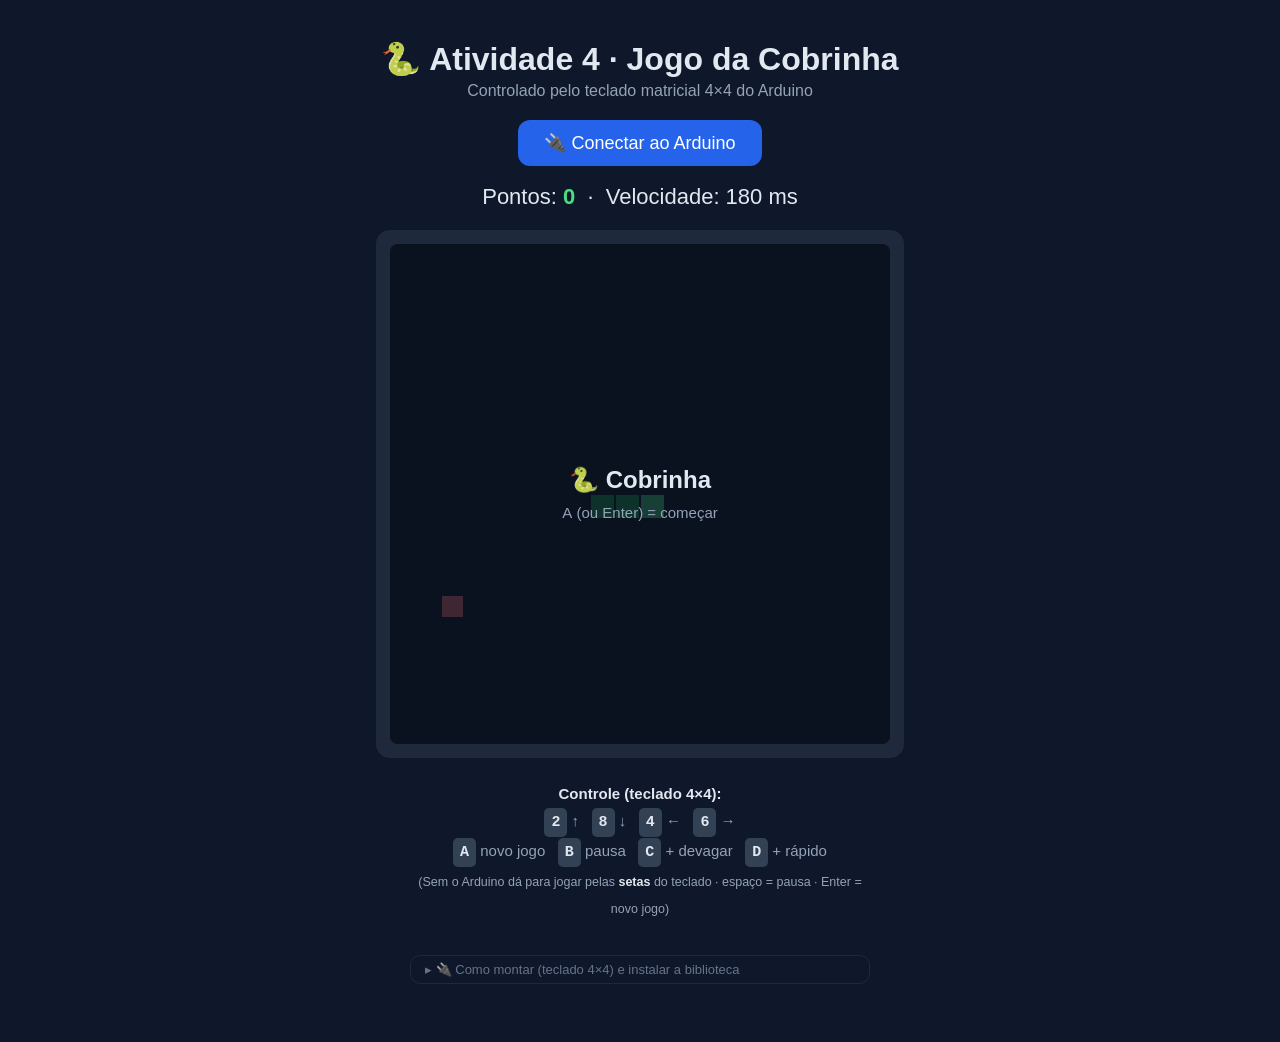
<file: web/atividade4.html>
<!DOCTYPE html>
<html lang="pt-br">
<head>
  <meta charset="UTF-8">
  <meta name="viewport" content="width=device-width, initial-scale=1.0">
  <title>Atividade 4 · Jogo da Cobrinha</title>
  <link rel="stylesheet" href="style.css">
</head>
<body>
  <h1>🐍 Atividade 4 · Jogo da Cobrinha</h1>
  <div class="subtitulo">Controlado pelo teclado matricial 4×4 do Arduino</div>

  <div><button class="conectar" onclick="conectar()">🔌 Conectar ao Arduino</button></div>

  <div class="placar">Pontos: <b id="pontos">0</b> &nbsp;·&nbsp; Velocidade: <span id="velTxt">180</span> ms</div>

  <div class="jogo">
    <canvas id="tela" width="500" height="500"></canvas>
  </div>

  <div class="legenda">
    <b>Controle (teclado 4×4):</b><br>
    <span class="tecla">2</span> ↑ &nbsp; <span class="tecla">8</span> ↓ &nbsp;
    <span class="tecla">4</span> ← &nbsp; <span class="tecla">6</span> →<br>
    <span class="tecla">A</span> novo jogo &nbsp; <span class="tecla">B</span> pausa &nbsp;
    <span class="tecla">C</span> + devagar &nbsp; <span class="tecla">D</span> + rápido<br>
    <small>(Sem o Arduino dá para jogar pelas <b>setas</b> do teclado · espaço = pausa · Enter = novo jogo)</small>
  </div>

  <!-- Esquema de ligação (discreto, no fim) -->
  <details class="esquema">
    <summary>🔌 Como montar (teclado 4×4) e instalar a biblioteca</summary>
    <p class="nota-circuito"><b>1)</b> Instale a biblioteca <b>Keypad</b>: Arduino IDE →
      Ferramentas → Gerenciar Bibliotecas → procure <b>"Keypad"</b> (de Mark Stanley) → Instalar.</p>
    <p class="nota-circuito"><b>2)</b> Ligue os <b>8 pinos</b> do teclado (da esquerda para a
      direita) nos pinos do Arduino abaixo. <b>Não precisa de resistores.</b></p>
    <table>
      <tr><td>Teclado pino 1 (esq.) → <b>9</b></td><td>Teclado pino 5 → <b>5</b></td></tr>
      <tr><td>Teclado pino 2 → <b>8</b></td><td>Teclado pino 6 → <b>4</b></td></tr>
      <tr><td>Teclado pino 3 → <b>7</b></td><td>Teclado pino 7 → <b>3</b></td></tr>
      <tr><td>Teclado pino 4 → <b>6</b></td><td>Teclado pino 8 (dir.) → <b>2</b></td></tr>
    </table>
    <div class="nota-circuito">Monte com o Arduino <b>desconectado</b>. Se as direções saírem
      trocadas, basta conferir a ordem dos 8 pinos.</div>
  </details>

  <script src="serial.js"></script>
  <script>
    const GRID = 20, CELL = 25;                 // tabuleiro 20x20, célula 25px (500x500)
    const canvas = document.getElementById("tela");
    const LARG = GRID * CELL;
    canvas.width = canvas.height = LARG;        // garante o tamanho da tela
    const ctx = canvas.getContext("2d");

    let cobra, dir, prox, comida, pontos, estado, velocidade, timer;

    function aleatorio(n) { return Math.floor(Math.random() * n); }

    function reset() {
      const c = Math.floor(GRID / 2);                           // começa no centro do tabuleiro
      cobra = [{ x: c, y: c }, { x: c - 1, y: c }, { x: c - 2, y: c }];  // 3 quadradinhos
      dir = { x: 1, y: 0 }; prox = { x: 1, y: 0 };              // andando p/ a direita
      pontos = 0; estado = "jogando";
      novaComida();
    }

    function novaComida() {
      do {
        comida = { x: aleatorio(GRID), y: aleatorio(GRID) };
      } while (cobra.some(s => s.x === comida.x && s.y === comida.y));
    }

    // muda a direção, mas não deixa dar meia-volta (reverter em cima de si mesma)
    function setDir(x, y) {
      if (x === -dir.x && y === -dir.y) return;
      prox = { x, y };
    }

    function passo() {
      if (estado !== "jogando") return;
      dir = prox;
      const cabeca = { x: cobra[0].x + dir.x, y: cobra[0].y + dir.y };

      // bateu na parede ou em si mesma?
      const bateu = cabeca.x < 0 || cabeca.x >= GRID || cabeca.y < 0 || cabeca.y >= GRID ||
                    cobra.some(s => s.x === cabeca.x && s.y === cabeca.y);
      if (bateu) { estado = "fim"; desenhar(); return; }

      cobra.unshift(cabeca);                                     // anda: nova cabeça
      if (cabeca.x === comida.x && cabeca.y === comida.y) {
        pontos++; novaComida();                                 // comeu: cresce (não tira o rabo)
      } else {
        cobra.pop();                                            // não comeu: tira o rabo
      }
      desenhar();
    }

    function desenhar() {
      ctx.clearRect(0, 0, LARG, LARG);
      // comida
      ctx.fillStyle = "#f87171";
      ctx.fillRect(comida.x * CELL + 2, comida.y * CELL + 2, CELL - 4, CELL - 4);
      // cobra (cabeça mais clara)
      cobra.forEach((s, i) => {
        ctx.fillStyle = i === 0 ? "#4ade80" : "#16a34a";
        ctx.fillRect(s.x * CELL + 1, s.y * CELL + 1, CELL - 2, CELL - 2);
      });
      document.getElementById("pontos").innerText = pontos;

      if (estado === "parado") aviso("🐍 Cobrinha", "A (ou Enter) = começar");
      else if (estado === "pausado") aviso("Pausado", "B (ou espaço) = continuar");
      else if (estado === "fim") aviso("Fim! " + pontos + " pontos", "A = jogar de novo");
    }

    function aviso(t1, t2) {
      ctx.fillStyle = "rgba(11,18,32,.78)"; ctx.fillRect(0, 0, LARG, LARG);
      ctx.textAlign = "center";
      ctx.fillStyle = "#e2e8f0"; ctx.font = "bold 24px Arial"; ctx.fillText(t1, LARG / 2, LARG / 2 - 6);
      ctx.fillStyle = "#94a3b8"; ctx.font = "15px Arial"; ctx.fillText(t2, LARG / 2, LARG / 2 + 24);
    }

    function reiniciarTimer() { clearInterval(timer); timer = setInterval(passo, velocidade); }
    function novoJogo() { reset(); reiniciarTimer(); desenhar(); }
    function pausar() {
      if (estado === "jogando") estado = "pausado";
      else if (estado === "pausado") estado = "jogando";
      desenhar();
    }
    function mudarVel(delta) {
      velocidade = Math.max(60, Math.min(400, velocidade + delta));   // limites 60..400 ms
      document.getElementById("velTxt").innerText = velocidade;
      reiniciarTimer();
    }

    // ----- recebe um comando (uma tecla) e age -----
    function comando(t) {
      if (t === "2") setDir(0, -1);
      else if (t === "8") setDir(0, 1);
      else if (t === "4") setDir(-1, 0);
      else if (t === "6") setDir(1, 0);
      else if (t === "A") novoJogo();
      else if (t === "B") pausar();
      else if (t === "C") mudarVel(+40);   // intervalo maior = mais devagar
      else if (t === "D") mudarVel(-40);   // intervalo menor = mais rápido
    }

    // teclado do PC (para jogar/testar sem o Arduino)
    document.addEventListener("keydown", function (e) {
      const mapa = { ArrowUp: "2", ArrowDown: "8", ArrowLeft: "4", ArrowRight: "6", " ": "B", Enter: "A" };
      if (mapa[e.key]) { comando(mapa[e.key]); e.preventDefault(); }
    });

    // as teclas do teclado 4x4 chegam pela Serial (uma por linha)
    function conectar() { conectarArduino(function (linha) { comando(linha); }); }

    // ----- início -----
    velocidade = 180;
    reset();
    estado = "parado";      // espera o jogador apertar A / Enter
    reiniciarTimer();       // o timer roda, mas passo() só age quando estado === "jogando"
    desenhar();
  </script>
</body>
</html>
</file>
<file: web/style.css>
/* Estilo compartilhado por todas as páginas da aula de Robótica. */

* { box-sizing: border-box; }

body {
  font-family: Arial, Helvetica, sans-serif;
  text-align: center;
  background: #0f172a;
  color: #e2e8f0;
  margin: 0;
  padding: 24px 16px 60px;
}

h1 { margin: 16px 0 4px; }
.subtitulo { color: #94a3b8; margin-bottom: 20px; }

/* Botão de conectar ao Arduino */
.conectar {
  font-size: 18px; padding: 12px 26px; border: none; border-radius: 12px;
  background: #2563eb; color: #fff; cursor: pointer; margin-bottom: 8px;
}
.conectar:hover { background: #1d4ed8; }

/* Cartão que mostra um valor */
.cartao {
  background: #1e293b; border-radius: 16px; padding: 24px 36px;
  display: inline-block; margin: 14px; min-width: 220px;
}
.rotulo { color: #94a3b8; font-size: 17px; }
.valor  { font-size: 56px; font-weight: bold; margin-top: 6px; }
.azul { color: #38bdf8; } .amarelo { color: #facc15; } .verde { color: #4ade80; }
.unidade { font-size: 24px; color: #94a3b8; }

/* Barra que enche conforme o valor */
.barra-fundo {
  background: #334155; border-radius: 999px; height: 22px;
  width: 320px; max-width: 90%; margin: 14px auto; overflow: hidden;
}
.barra { background: #facc15; height: 100%; width: 0%; transition: width .1s; }

/* Botão do LED */
button.led {
  font-size: 20px; padding: 16px 30px; margin: 10px; border: none;
  border-radius: 12px; cursor: pointer; color: #fff; background: #334155;
}
button.led.on { background: #16a34a; }

/* Controle deslizante (slider) de calibração */
.calibragem { margin: 22px auto; max-width: 420px; }
.calibragem input[type=range] { width: 100%; }
.destaque { color: #facc15; font-weight: bold; }

/* Indicador de status (ex: piscando) */
.status { font-size: 22px; font-weight: bold; margin-top: 14px; min-height: 28px; }
.piscando { color: #f87171; }

/* Caixa de dica/observação */
.dica {
  background: #1e293b; border-left: 4px solid #38bdf8; color: #cbd5e1;
  text-align: left; max-width: 520px; margin: 22px auto; padding: 12px 16px;
  border-radius: 8px; font-size: 15px;
}

/* Esquema de ligação — discreto, recolhido, no fim da página */
.esquema {
  background: transparent; border: 1px solid #1e293b; border-radius: 10px;
  max-width: 460px; margin: 34px auto 0; padding: 6px 14px; text-align: left;
}
.esquema[open] { background: #131c2e; border-color: #334155; padding-bottom: 12px; }
.esquema > summary {
  cursor: pointer; font-size: 13px; font-weight: normal; color: #64748b; list-style: none;
}
.esquema > summary:hover { color: #94a3b8; }
.esquema > summary::before { content: "▸ "; }
.esquema[open] > summary::before { content: "▾ "; }
.esquema table { width: 100%; border-collapse: collapse; margin-top: 8px; font-size: 13px; }
.esquema td { padding: 5px 6px; border-bottom: 1px solid #243044; color: #94a3b8; }
.esquema svg { width: 100%; max-width: 420px; height: auto; margin: 10px auto 0; display: block; background: #0b1220; border-radius: 8px; }
.fio { display: inline-block; width: 11px; height: 11px; border-radius: 50%; vertical-align: middle; margin-right: 6px; }
.nota-circuito { color: #64748b; font-size: 12px; margin-top: 6px; }

/* Caixa do gráfico ao vivo */
.grafico { max-width: 620px; margin: 18px auto; background: #1e293b; border-radius: 14px; padding: 14px; }

/* Sequenciador de LEDs (Atividade 3) */
.leds-vivo { display: flex; gap: 16px; justify-content: center; margin: 18px 0; flex-wrap: wrap; }
.led-vivo { width: 48px; height: 48px; border-radius: 50%; background: #334155; border: 2px solid #0b1220; transition: background .05s; }
.led-vivo.on { background: #facc15; box-shadow: 0 0 18px #facc15; }
.seq { display: inline-block; margin: 6px auto 14px; }
.seq-linha { display: flex; align-items: center; gap: 6px; margin: 4px 0; padding: 3px 6px; border-radius: 10px; }
.seq-linha.atual { background: #0b2a3a; outline: 2px solid #38bdf8; }
.rotulo-passo { width: 72px; text-align: right; color: #94a3b8; font-size: 13px; }
.cel { width: 40px; height: 34px; border: none; border-radius: 8px; background: #334155; color: #94a3b8; font-size: 13px; cursor: pointer; }
.cel.on { background: #16a34a; color: #fff; }
.controles { margin: 12px 0; }
.controles button { font-size: 15px; padding: 9px 18px; margin: 4px; border: none; border-radius: 9px; color: #fff; background: #334155; cursor: pointer; }
.controles button.principal { background: #16a34a; }
.controles button.parar { background: #dc2626; }

/* Jogo da cobrinha (Atividade 4) */
.jogo { display: inline-block; background: #1e293b; border-radius: 14px; padding: 14px; margin: 10px auto; }
canvas#tela { background: #0b1220; border-radius: 8px; display: block; max-width: 100%; height: auto; }
.placar { font-size: 22px; margin: 10px 0; }
.placar b { color: #4ade80; }
.legenda { color: #94a3b8; font-size: 15px; max-width: 470px; margin: 8px auto 0; line-height: 1.8; }
.legenda b { color: #e2e8f0; }
.tecla { display: inline-block; min-width: 18px; padding: 1px 7px; background: #334155; color: #e2e8f0;
         border-radius: 5px; font-weight: bold; font-family: monospace; }
</file>
